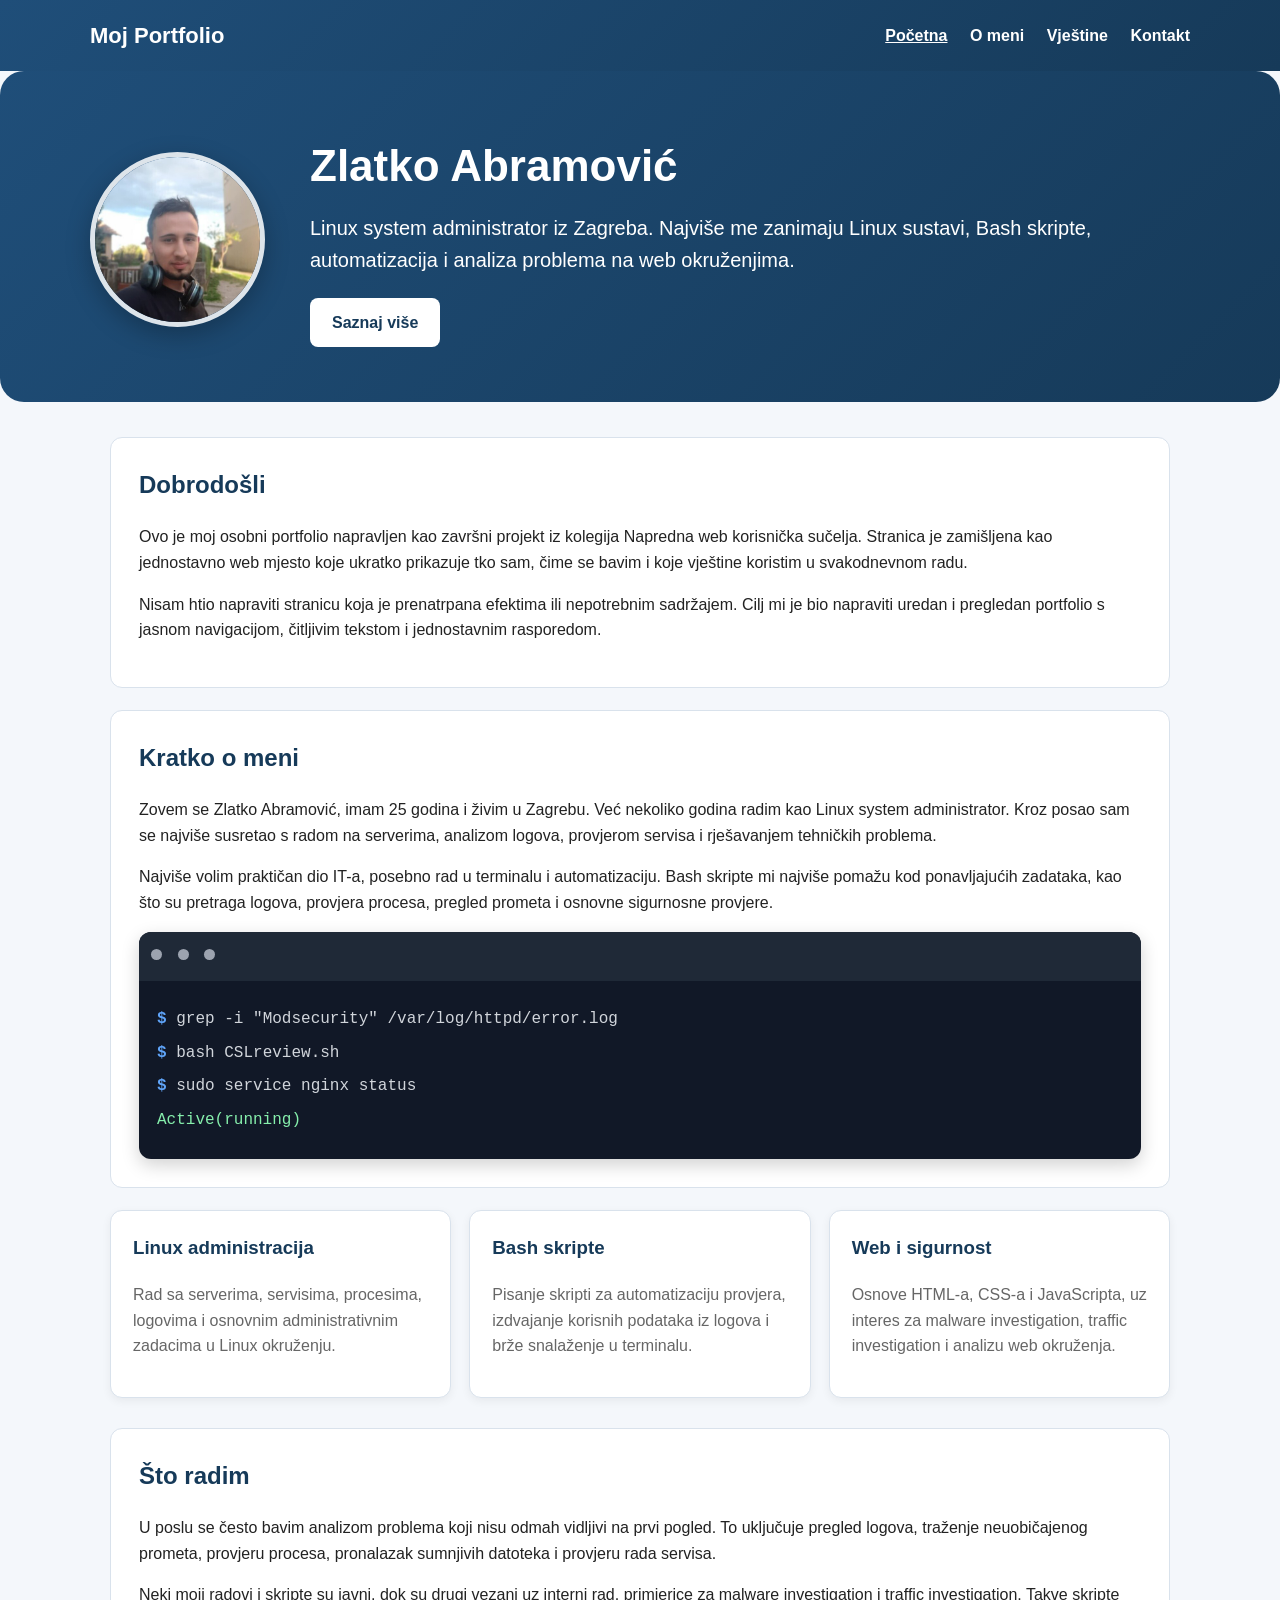
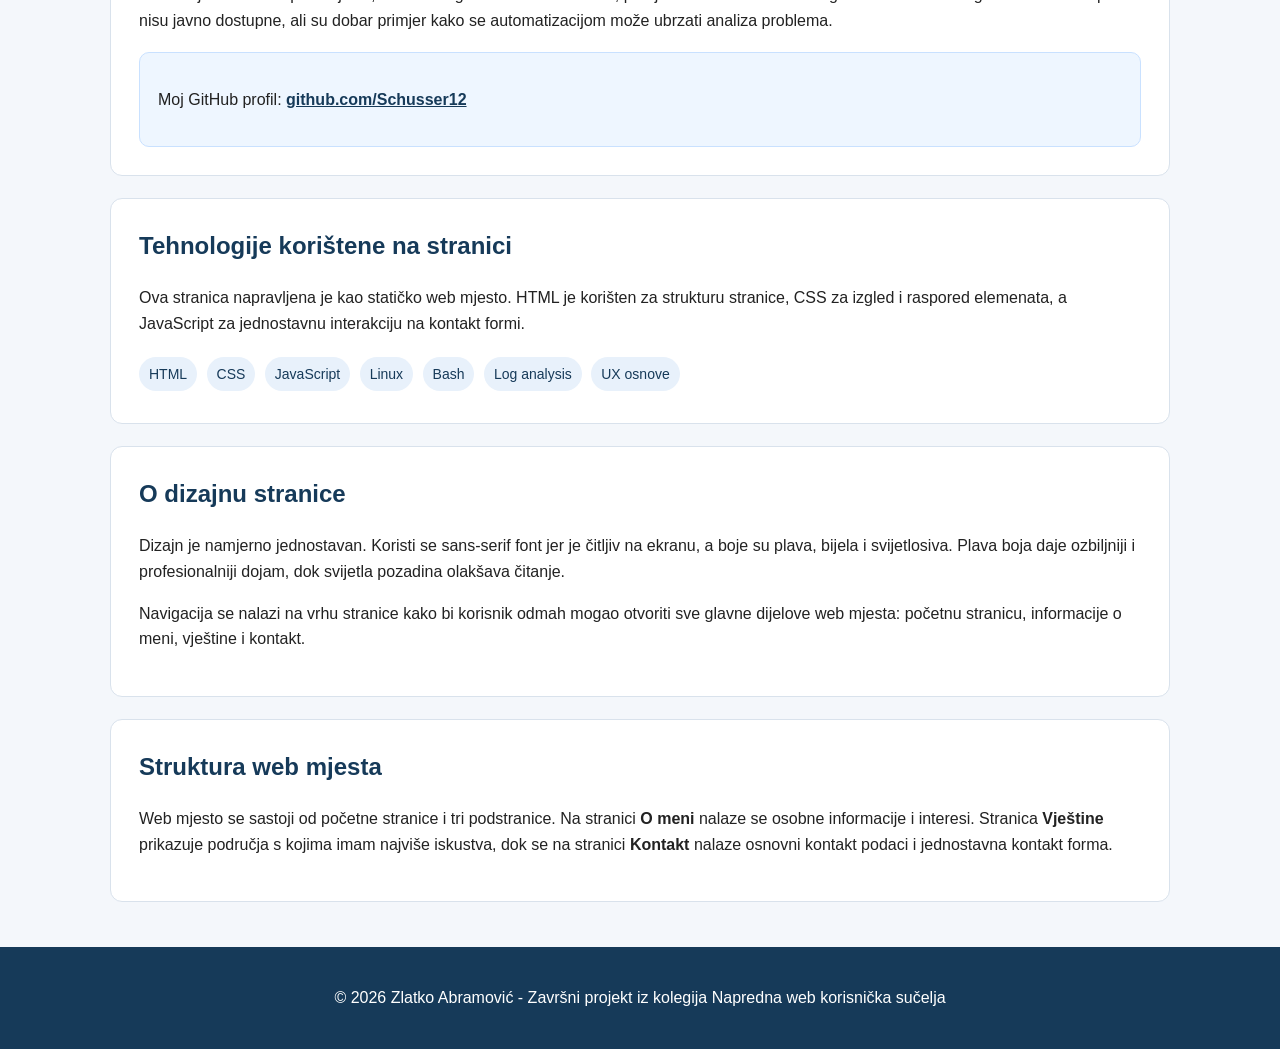
<file: index.html>
<!DOCTYPE html>
<html lang="hr">
<head>
  <meta charset="UTF-8">
  <meta name="description" content="Osobni portfolio izrađen kao završni projekt iz kolegija Napredna web korisnička sučelja.">
  <meta name="viewport" content="width=device-width, initial-scale=1.0">
  <title>Zlatko Abramović - Portfolio</title>
  <link rel="stylesheet" href="style.css">
</head>

<body>
<header>
  <div class="navbar">
    <div class="logo">Moj Portfolio</div>

    <nav>
      <a href="index.html" class="active">Početna</a>
      <a href="o-meni.html">O meni</a>
      <a href="vjestine.html">Vještine</a>
      <a href="kontakt.html">Kontakt</a>
    </nav>
  </div>
</header>

  <section class="hero">
    <img src="zlatko-slika.jpg" alt="Zlatko Abramović" class="profile-photo">

    <div>
      <h1>Zlatko Abramović</h1>
      <p>
        Linux system administrator iz Zagreba. Najviše me zanimaju Linux sustavi,
        Bash skripte, automatizacija i analiza problema na web okruženjima.
      </p>
      <a class="button" href="o-meni.html">Saznaj više</a>
    </div>
  </section>


<main>
  <section class="section">
    <h2>Dobrodošli</h2>

    <p>
      Ovo je moj osobni portfolio napravljen kao završni projekt iz kolegija
      Napredna web korisnička sučelja. Stranica je zamišljena kao jednostavno
      web mjesto koje ukratko prikazuje tko sam, čime se bavim i koje vještine
      koristim u svakodnevnom radu.
    </p>

    <p>
      Nisam htio napraviti stranicu koja je prenatrpana efektima ili nepotrebnim
      sadržajem. Cilj mi je bio napraviti uredan i pregledan portfolio s jasnom
      navigacijom, čitljivim tekstom i jednostavnim rasporedom.
    </p>
  </section>

  <section class="section">
    <h2>Kratko o meni</h2>

    <p>
      Zovem se Zlatko Abramović, imam 25 godina i živim u Zagrebu. Već nekoliko
      godina radim kao Linux system administrator. Kroz posao sam se najviše
      susretao s radom na serverima, analizom logova, provjerom servisa i
      rješavanjem tehničkih problema.
    </p>

    <p>
      Najviše volim praktičan dio IT-a, posebno rad u terminalu i automatizaciju.
      Bash skripte mi najviše pomažu kod ponavljajućih zadataka, kao što su pretraga logova,
      provjera procesa, pregled prometa i osnovne sigurnosne provjere.
    </p>
	
	<div class="terminal-card">
     <div class="terminal-top">
      <span></span>
      <span></span>
      <span></span>
     </div>

     <div class="terminal-body">
      <p><span>$</span> grep -i "Modsecurity" /var/log/httpd/error.log</p>
      <p><span>$</span> bash CSLreview.sh</p>
      <p><span>$</span> sudo service nginx status</p>
      <p class="terminal-ok">Active(running)</p>
    </div>
  </div>

  </section>

  <section class="cards">
    <article class="card">
      <h3>Linux administracija</h3>
      <p>
        Rad sa serverima, servisima, procesima, logovima i osnovnim
        administrativnim zadacima u Linux okruženju.
      </p>
    </article>

    <article class="card">
      <h3>Bash skripte</h3>
      <p>
        Pisanje skripti za automatizaciju provjera, izdvajanje korisnih podataka
        iz logova i brže snalaženje u terminalu.
      </p>
    </article>

    <article class="card">
      <h3>Web i sigurnost</h3>
      <p>
        Osnove HTML-a, CSS-a i JavaScripta, uz interes za malware investigation,
        traffic investigation i analizu web okruženja.
      </p>
    </article>
  </section>

  <section class="section">
    <h2>Što radim</h2>

    <p>
      U poslu se često bavim analizom problema koji nisu odmah vidljivi na prvi
      pogled. To uključuje pregled logova, traženje neuobičajenog prometa,
      provjeru procesa, pronalazak sumnjivih datoteka i provjeru rada servisa.
    </p>

    <p>
      Neki moji radovi i skripte su javni, dok su drugi vezani uz interni rad,
      primjerice za malware investigation i traffic investigation. Takve skripte
      nisu javno dostupne, ali su dobar primjer kako se automatizacijom može
      ubrzati analiza problema.
    </p>

    <div class="github-box">
      <p>
        Moj GitHub profil:
        <a href="https://github.com/Schusser12" target="_blank">github.com/Schusser12</a>
      </p>
    </div>
  </section>

  <section class="section">
    <h2>Tehnologije korištene na stranici</h2>

    <p>
      Ova stranica napravljena je kao statičko web mjesto. HTML je korišten za
      strukturu stranice, CSS za izgled i raspored elemenata, a JavaScript za
      jednostavnu interakciju na kontakt formi.
    </p>

    <span class="badge">HTML</span>
    <span class="badge">CSS</span>
    <span class="badge">JavaScript</span>
    <span class="badge">Linux</span>
    <span class="badge">Bash</span>
    <span class="badge">Log analysis</span>
    <span class="badge">UX osnove</span>
  </section>

  <section class="section">
    <h2>O dizajnu stranice</h2>

    <p>
      Dizajn je namjerno jednostavan. Koristi se sans-serif font jer je čitljiv
      na ekranu, a boje su plava, bijela i svijetlosiva. Plava boja daje
      ozbiljniji i profesionalniji dojam, dok svijetla pozadina olakšava čitanje.
    </p>

    <p>
      Navigacija se nalazi na vrhu stranice kako bi korisnik odmah mogao otvoriti
      sve glavne dijelove web mjesta: početnu stranicu, informacije o meni,
      vještine i kontakt.
    </p>
  </section>

  <section class="section">
    <h2>Struktura web mjesta</h2>

    <p>
      Web mjesto se sastoji od početne stranice i tri podstranice. Na stranici
      <strong>O meni</strong> nalaze se osobne informacije i interesi. Stranica
      <strong>Vještine</strong> prikazuje područja s kojima imam najviše iskustva,
      dok se na stranici <strong>Kontakt</strong> nalaze osnovni kontakt podaci i
      jednostavna kontakt forma.
    </p>
  </section>
</main>

<footer>
  <p>© 2026 Zlatko Abramović - Završni projekt iz kolegija Napredna web korisnička sučelja</p>
</footer>

</body>
</html>
</file>
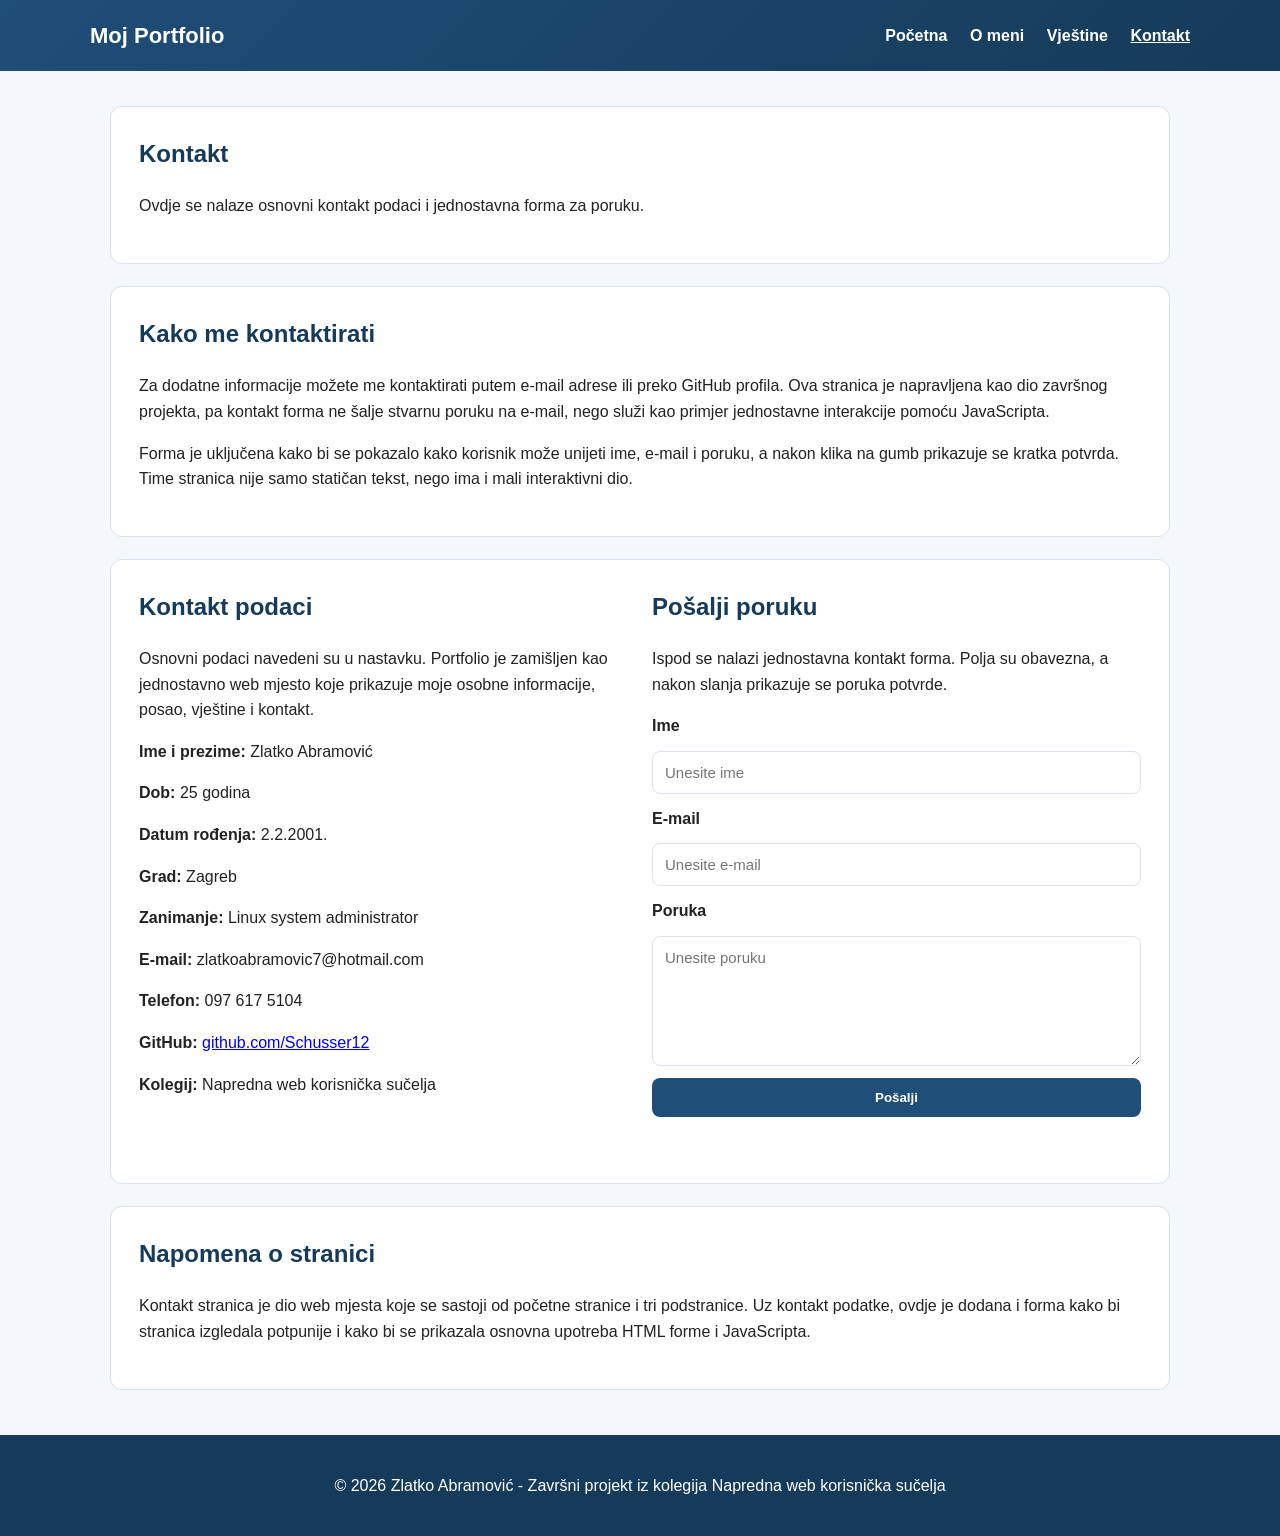
<file: kontakt.html>
<!DOCTYPE html>
<html lang="hr">
<head>
  <meta charset="UTF-8">
  <meta name="description" content="Kontakt stranica osobnog portfolija.">
  <meta name="viewport" content="width=device-width, initial-scale=1.0">
  <title>Kontakt - Zlatko Abramović</title>
  <link rel="stylesheet" href="style.css">
</head>

<body>
<header>
  <div class="navbar">
    <div class="logo">Moj Portfolio</div>

    <nav>
      <a href="index.html">Početna</a>
      <a href="o-meni.html">O meni</a>
      <a href="vjestine.html">Vještine</a>
      <a href="kontakt.html" class="active">Kontakt</a>
    </nav>
  </div>
</header>

<main>
  <section class="page-title">
    <h1>Kontakt</h1>
    <p>
      Ovdje se nalaze osnovni kontakt podaci i jednostavna forma za poruku.
    </p>
  </section>

  <section class="section">
    <h2>Kako me kontaktirati</h2>

    <p>
      Za dodatne informacije možete me kontaktirati putem e-mail adrese ili preko GitHub profila.
      Ova stranica je napravljena kao dio završnog projekta, pa kontakt forma ne šalje stvarnu
      poruku na e-mail, nego služi kao primjer jednostavne interakcije pomoću JavaScripta.
    </p>

    <p>
      Forma je uključena kako bi se pokazalo kako korisnik može unijeti ime, e-mail i poruku,
      a nakon klika na gumb prikazuje se kratka potvrda. Time stranica nije samo statičan tekst,
      nego ima i mali interaktivni dio.
    </p>
  </section>

  <section class="section contact-box">
    <div>
      <h2>Kontakt podaci</h2>

      <p>
        Osnovni podaci navedeni su u nastavku. Portfolio je zamišljen kao jednostavno web mjesto
        koje prikazuje moje osobne informacije, posao, vještine i kontakt.
      </p>

      <p><strong>Ime i prezime:</strong> Zlatko Abramović</p>
      <p><strong>Dob:</strong> 25 godina</p>
      <p><strong>Datum rođenja:</strong> 2.2.2001.</p>
      <p><strong>Grad:</strong> Zagreb</p>
      <p><strong>Zanimanje:</strong> Linux system administrator</p>
      <p><strong>E-mail:</strong> zlatkoabramovic7@hotmail.com</p>
	  <p><strong>Telefon:</strong> 097 617 5104</p>
      <p><strong>GitHub:</strong> <a href="https://github.com/Schusser12" target="_blank">github.com/Schusser12</a></p>
      <p><strong>Kolegij:</strong> Napredna web korisnička sučelja</p>
    </div>

    <div>
      <h2>Pošalji poruku</h2>

      <p>
        Ispod se nalazi jednostavna kontakt forma. Polja su obavezna, a nakon slanja prikazuje se
        poruka potvrde.
      </p>

      <form id="contactForm">
        <label for="name">Ime</label>
        <input type="text" id="name" name="name" placeholder="Unesite ime" required>

        <label for="email">E-mail</label>
        <input type="email" id="email" name="email" placeholder="Unesite e-mail" required>

        <label for="message">Poruka</label>
        <textarea id="message" name="message" placeholder="Unesite poruku" required></textarea>

        <button type="submit">Pošalji</button>
        <p id="formMessage"></p>
      </form>
    </div>
  </section>

  <section class="section">
    <h2>Napomena o stranici</h2>

    <p>
      Kontakt stranica je dio web mjesta koje se sastoji od početne stranice i tri podstranice.
      Uz kontakt podatke, ovdje je dodana i forma kako bi stranica izgledala potpunije i kako bi
      se prikazala osnovna upotreba HTML forme i JavaScripta.
    </p>

  </section>
</main>

<footer>
  <p>© 2026 Zlatko Abramović - Završni projekt iz kolegija Napredna web korisnička sučelja</p>
</footer>

<script src="script.js"></script>
</body>
</html>
</file>
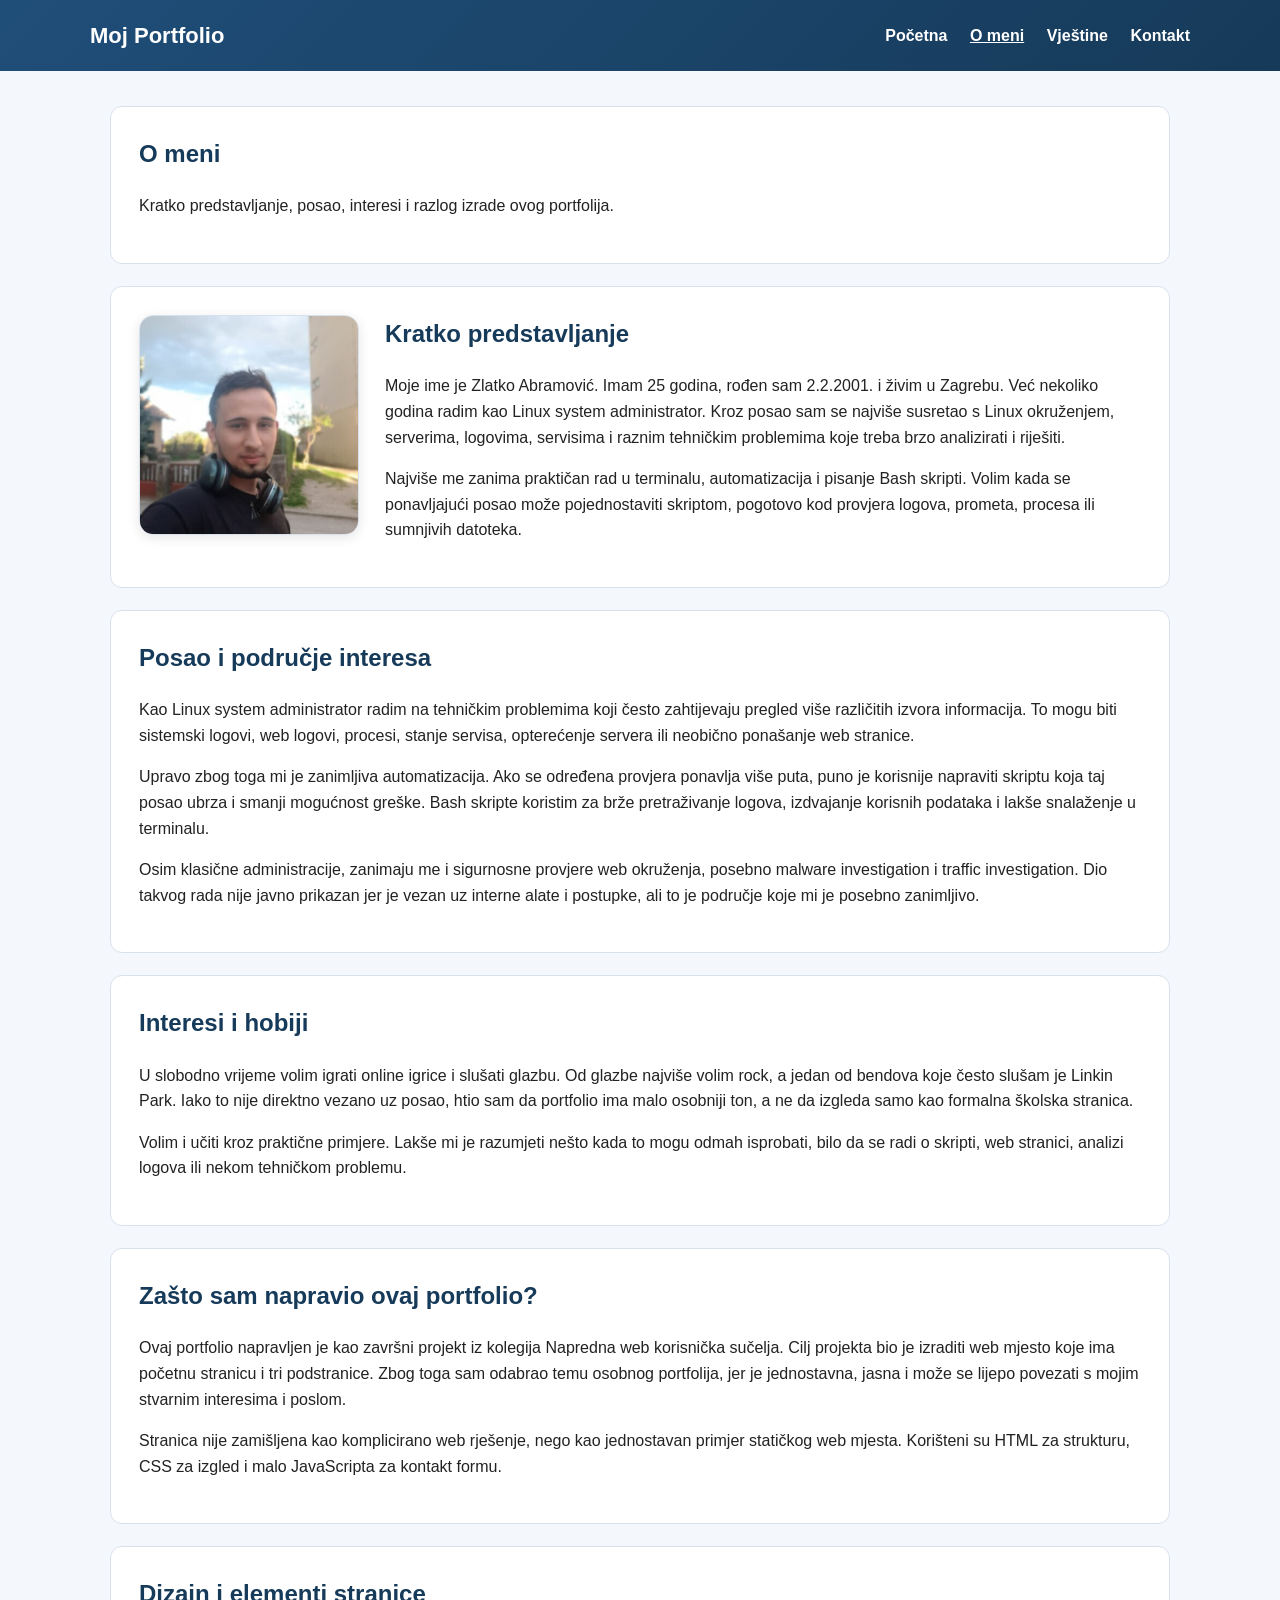
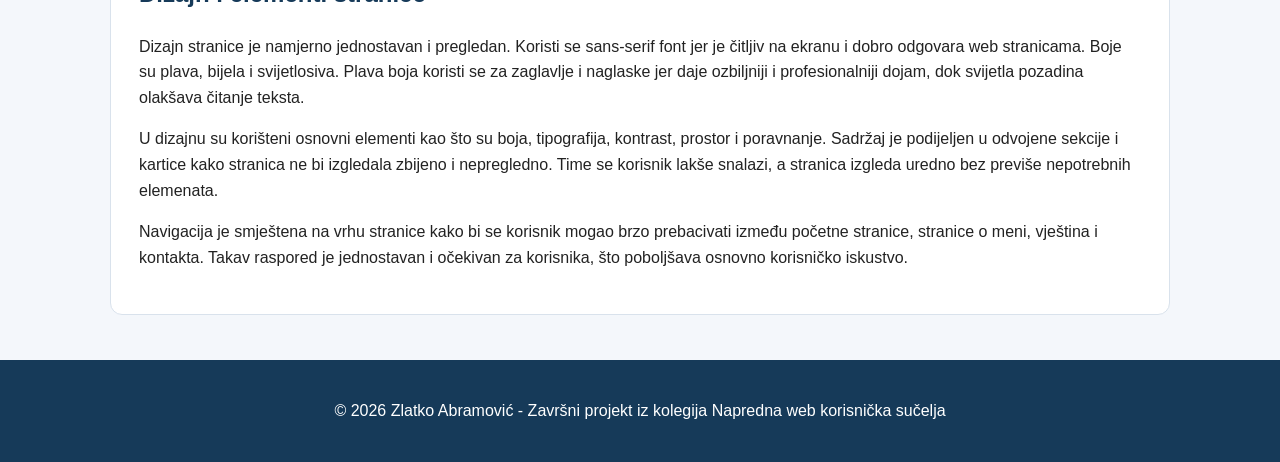
<file: o-meni.html>
<!DOCTYPE html>
<html lang="hr">
<head>
  <meta charset="UTF-8">
  <meta name="description" content="Podstranica O meni osobnog portfolija.">
  <meta name="viewport" content="width=device-width, initial-scale=1.0">
  <title>O meni - Zlatko Abramović</title>
  <link rel="stylesheet" href="style.css">
</head>

<body>
<header>
  <div class="navbar">
    <div class="logo">Moj Portfolio</div>

    <nav>
      <a href="index.html">Početna</a>
      <a href="o-meni.html" class="active">O meni</a>
      <a href="vjestine.html">Vještine</a>
      <a href="kontakt.html">Kontakt</a>
    </nav>
  </div>
</header>

<main>
  <section class="page-title">
    <h1>O meni</h1>
    <p>
      Kratko predstavljanje, posao, interesi i razlog izrade ovog portfolija.
    </p>
  </section>

  <section class="section about-layout">
    <img src="zlatko-slika.jpg" alt="Zlatko Abramović" class="about-photo">

    <div>
      <h2>Kratko predstavljanje</h2>

      <p>
        Moje ime je Zlatko Abramović. Imam 25 godina, rođen sam 2.2.2001. i živim u Zagrebu.
        Već nekoliko godina radim kao Linux system administrator. Kroz posao sam se najviše
        susretao s Linux okruženjem, serverima, logovima, servisima i raznim tehničkim problemima
        koje treba brzo analizirati i riješiti.
      </p>

      <p>
        Najviše me zanima praktičan rad u terminalu, automatizacija i pisanje Bash skripti.
        Volim kada se ponavljajući posao može pojednostaviti skriptom, pogotovo kod provjera
        logova, prometa, procesa ili sumnjivih datoteka.
      </p>
    </div>
  </section>

  <section class="section">
    <h2>Posao i područje interesa</h2>

    <p>
      Kao Linux system administrator radim na tehničkim problemima koji često zahtijevaju
      pregled više različitih izvora informacija. To mogu biti sistemski logovi, web logovi,
      procesi, stanje servisa, opterećenje servera ili neobično ponašanje web stranice.
    </p>

    <p>
      Upravo zbog toga mi je zanimljiva automatizacija. Ako se određena provjera ponavlja više
      puta, puno je korisnije napraviti skriptu koja taj posao ubrza i smanji mogućnost greške.
      Bash skripte koristim za brže pretraživanje logova, izdvajanje korisnih podataka i lakše
      snalaženje u terminalu.
    </p>

    <p>
      Osim klasične administracije, zanimaju me i sigurnosne provjere web okruženja, posebno
      malware investigation i traffic investigation. Dio takvog rada nije javno prikazan jer je
      vezan uz interne alate i postupke, ali to je područje koje mi je posebno zanimljivo.
    </p>
  </section>

  <section class="section">
    <h2>Interesi i hobiji</h2>

    <p>
      U slobodno vrijeme volim igrati online igrice i slušati glazbu. Od glazbe najviše volim rock,
      a jedan od bendova koje često slušam je Linkin Park. Iako to nije direktno vezano uz posao,
      htio sam da portfolio ima malo osobniji ton, a ne da izgleda samo kao formalna školska stranica.
    </p>

    <p>
      Volim i učiti kroz praktične primjere. Lakše mi je razumjeti nešto kada to mogu odmah isprobati,
      bilo da se radi o skripti, web stranici, analizi logova ili nekom tehničkom problemu.
    </p>
  </section>

  <section class="section">
    <h2>Zašto sam napravio ovaj portfolio?</h2>

    <p>
      Ovaj portfolio napravljen je kao završni projekt iz kolegija Napredna web korisnička sučelja.
      Cilj projekta bio je izraditi web mjesto koje ima početnu stranicu i tri podstranice. Zbog toga
      sam odabrao temu osobnog portfolija, jer je jednostavna, jasna i može se lijepo povezati s mojim
      stvarnim interesima i poslom.
    </p>

    <p>
      Stranica nije zamišljena kao komplicirano web rješenje, nego kao jednostavan primjer statičkog
      web mjesta. Korišteni su HTML za strukturu, CSS za izgled i malo JavaScripta za kontakt formu.
    </p>
  </section>

  <section class="section">
    <h2>Dizajn i elementi stranice</h2>

    <p>
     Dizajn stranice je namjerno jednostavan i pregledan. Koristi se sans-serif font
     jer je čitljiv na ekranu i dobro odgovara web stranicama. Boje su plava, bijela
     i svijetlosiva. Plava boja koristi se za zaglavlje i naglaske jer daje ozbiljniji
     i profesionalniji dojam, dok svijetla pozadina olakšava čitanje teksta.
    </p>

    <p>
     U dizajnu su korišteni osnovni elementi kao što su boja, tipografija, kontrast,
     prostor i poravnanje. Sadržaj je podijeljen u odvojene sekcije i kartice kako
     stranica ne bi izgledala zbijeno i nepregledno. Time se korisnik lakše snalazi,
     a stranica izgleda uredno bez previše nepotrebnih elemenata.
    </p>

    <p>
     Navigacija je smještena na vrhu stranice kako bi se korisnik mogao brzo prebacivati
     između početne stranice, stranice o meni, vještina i kontakta. Takav raspored je
     jednostavan i očekivan za korisnika, što poboljšava osnovno korisničko iskustvo.
    </p>
  </section>  

</main>

<footer>
  <p>© 2026 Zlatko Abramović - Završni projekt iz kolegija Napredna web korisnička sučelja</p>
</footer>

</body>
</html>
</file>
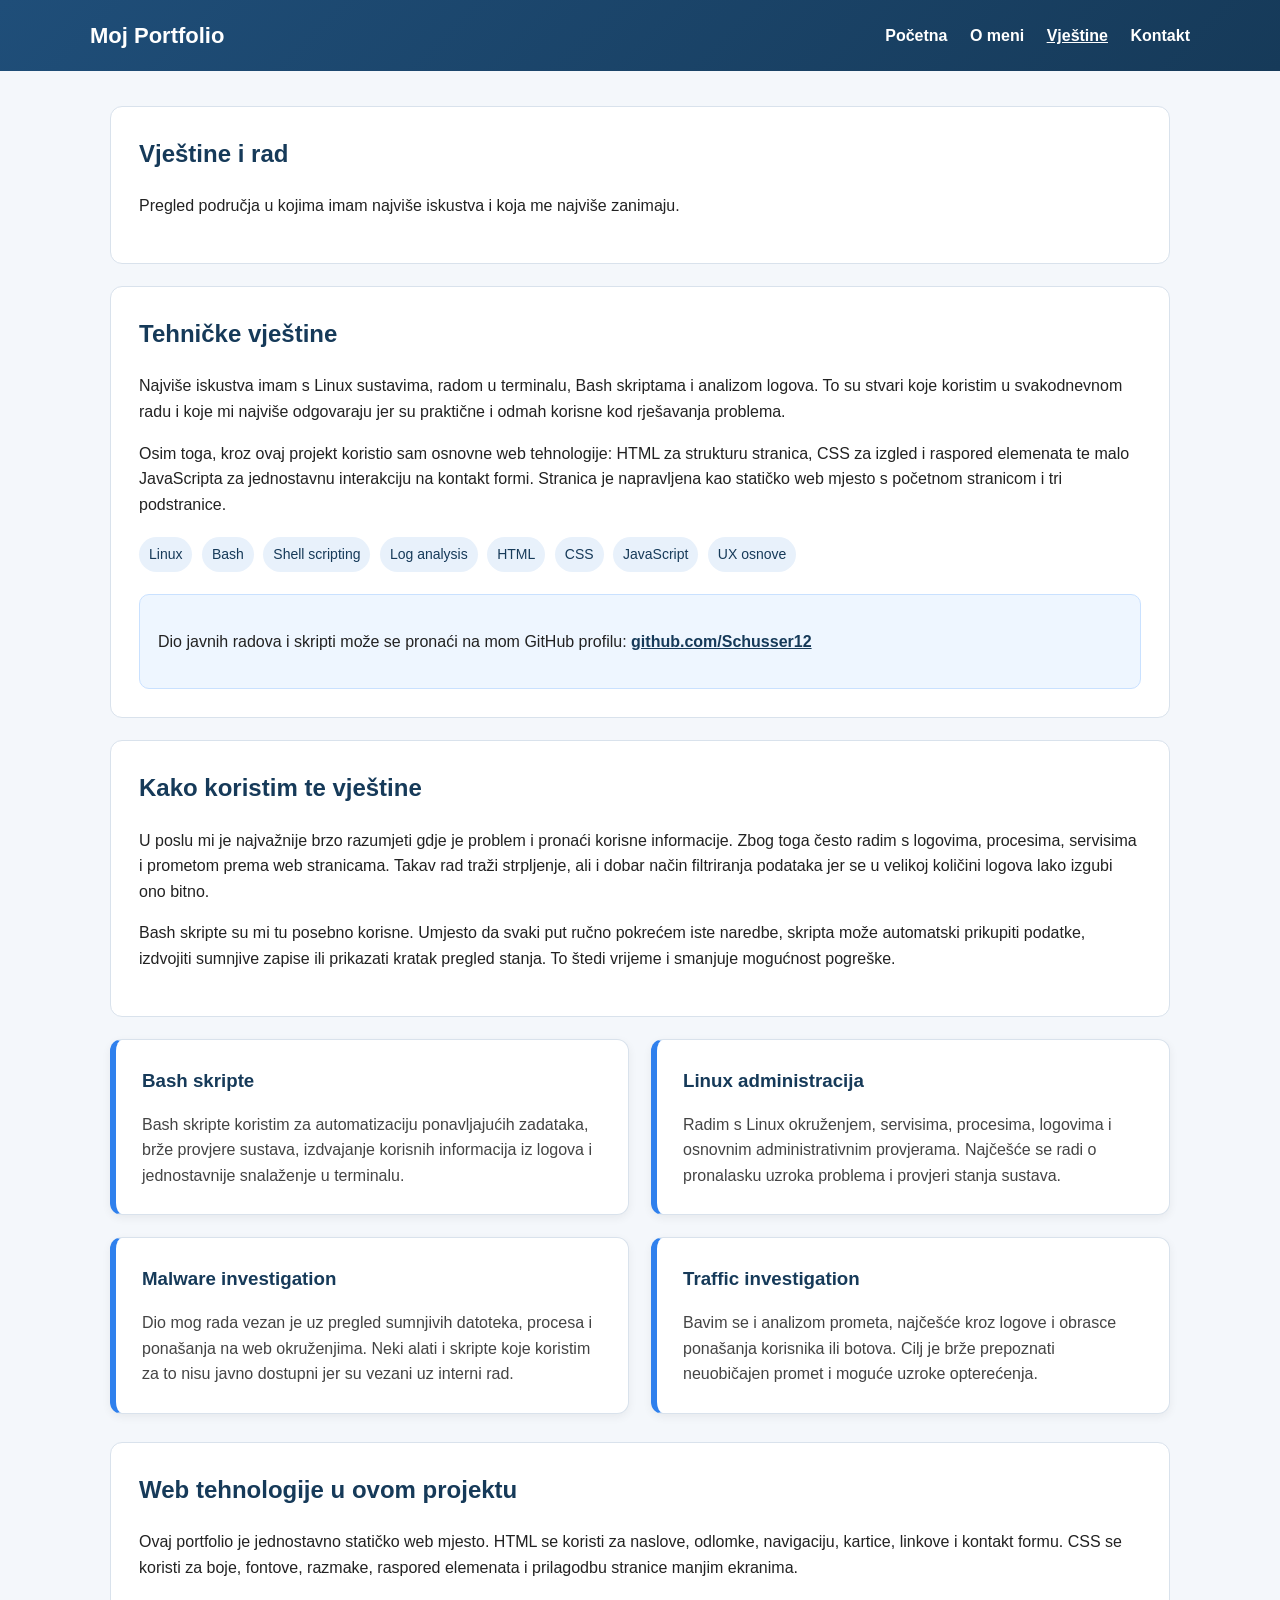
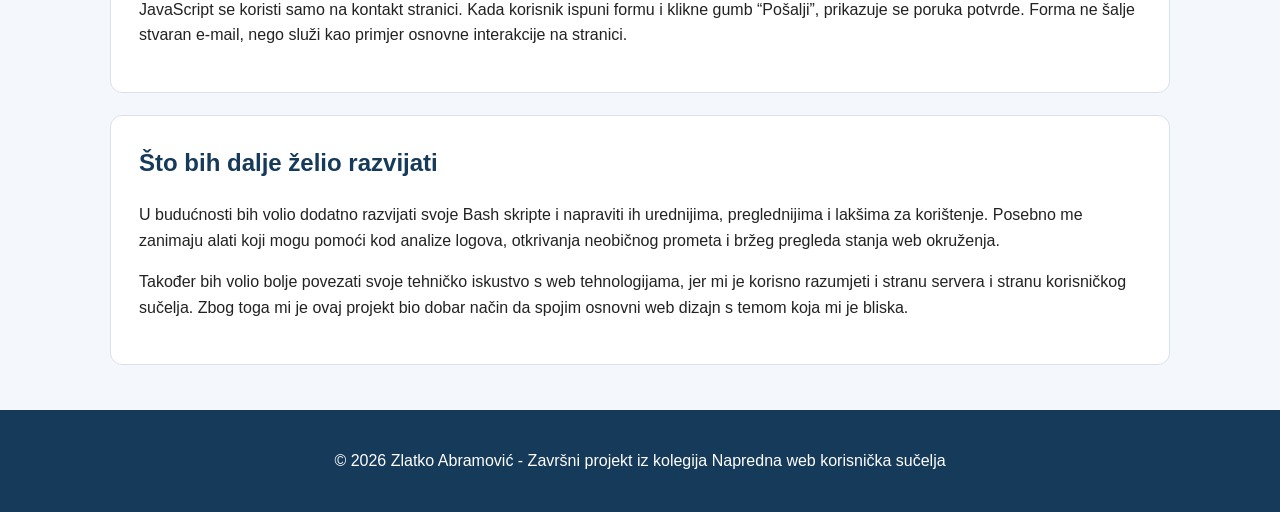
<file: vjestine.html>
<!DOCTYPE html>
<html lang="hr">
<head>
  <meta charset="UTF-8">
  <meta name="description" content="Vještine osobnog portfolija.">
  <meta name="viewport" content="width=device-width, initial-scale=1.0">
  <title>Vještine - Zlatko Abramović</title>
  <link rel="stylesheet" href="style.css">
</head>

<body>
<header>
  <div class="navbar">
    <div class="logo">Moj Portfolio</div>

    <nav>
      <a href="index.html">Početna</a>
      <a href="o-meni.html">O meni</a>
      <a href="vjestine.html" class="active">Vještine</a>
      <a href="kontakt.html">Kontakt</a>
    </nav>
  </div>
</header>

<main>
  <section class="page-title">
    <h1>Vještine i rad</h1>
    <p>
      Pregled područja u kojima imam najviše iskustva i koja me najviše zanimaju.
    </p>
  </section>

  <section class="section">
    <h2>Tehničke vještine</h2>

    <p>
      Najviše iskustva imam s Linux sustavima, radom u terminalu, Bash skriptama i analizom logova.
      To su stvari koje koristim u svakodnevnom radu i koje mi najviše odgovaraju jer su praktične
      i odmah korisne kod rješavanja problema.
    </p>

    <p>
      Osim toga, kroz ovaj projekt koristio sam osnovne web tehnologije: HTML za strukturu stranica,
      CSS za izgled i raspored elemenata te malo JavaScripta za jednostavnu interakciju na kontakt formi.
      Stranica je napravljena kao statičko web mjesto s početnom stranicom i tri podstranice.
    </p>

    <span class="badge">Linux</span>
    <span class="badge">Bash</span>
    <span class="badge">Shell scripting</span>
    <span class="badge">Log analysis</span>
    <span class="badge">HTML</span>
    <span class="badge">CSS</span>
    <span class="badge">JavaScript</span>
    <span class="badge">UX osnove</span>

    <div class="github-box">
      <p>
        Dio javnih radova i skripti može se pronaći na mom GitHub profilu:
        <a href="https://github.com/Schusser12" target="_blank">github.com/Schusser12</a>
      </p>
    </div>
  </section>

  <section class="section">
    <h2>Kako koristim te vještine</h2>

    <p>
      U poslu mi je najvažnije brzo razumjeti gdje je problem i pronaći korisne informacije.
      Zbog toga često radim s logovima, procesima, servisima i prometom prema web stranicama.
      Takav rad traži strpljenje, ali i dobar način filtriranja podataka jer se u velikoj količini
      logova lako izgubi ono bitno.
    </p>

    <p>
      Bash skripte su mi tu posebno korisne. Umjesto da svaki put ručno pokrećem iste naredbe,
      skripta može automatski prikupiti podatke, izdvojiti sumnjive zapise ili prikazati kratak
      pregled stanja. To štedi vrijeme i smanjuje mogućnost pogreške.
    </p>
  </section>

  <section class="work-list">
    <article class="work-item">
      <h3>Bash skripte</h3>
      <p>
        Bash skripte koristim za automatizaciju ponavljajućih zadataka, brže provjere sustava,
        izdvajanje korisnih informacija iz logova i jednostavnije snalaženje u terminalu.
      </p>
    </article>

    <article class="work-item">
      <h3>Linux administracija</h3>
      <p>
        Radim s Linux okruženjem, servisima, procesima, logovima i osnovnim administrativnim
        provjerama. Najčešće se radi o pronalasku uzroka problema i provjeri stanja sustava.
      </p>
    </article>

    <article class="work-item">
      <h3>Malware investigation</h3>
      <p>
        Dio mog rada vezan je uz pregled sumnjivih datoteka, procesa i ponašanja na web okruženjima.
        Neki alati i skripte koje koristim za to nisu javno dostupni jer su vezani uz interni rad.
      </p>
    </article>

    <article class="work-item">
      <h3>Traffic investigation</h3>
      <p>
        Bavim se i analizom prometa, najčešće kroz logove i obrasce ponašanja korisnika ili botova.
        Cilj je brže prepoznati neuobičajen promet i moguće uzroke opterećenja.
      </p>
    </article>
  </section>

  <section class="section">
    <h2>Web tehnologije u ovom projektu</h2>

    <p>
      Ovaj portfolio je jednostavno statičko web mjesto. HTML se koristi za naslove, odlomke,
      navigaciju, kartice, linkove i kontakt formu. CSS se koristi za boje, fontove, razmake,
      raspored elemenata i prilagodbu stranice manjim ekranima.
    </p>

    <p>
      JavaScript se koristi samo na kontakt stranici. Kada korisnik ispuni formu i klikne gumb
      “Pošalji”, prikazuje se poruka potvrde. Forma ne šalje stvaran e-mail, nego služi kao primjer
      osnovne interakcije na stranici.
    </p>
  </section>

  <section class="section">
    <h2>Što bih dalje želio razvijati</h2>

    <p>
      U budućnosti bih volio dodatno razvijati svoje Bash skripte i napraviti ih urednijima,
      preglednijima i lakšima za korištenje. Posebno me zanimaju alati koji mogu pomoći kod
      analize logova, otkrivanja neobičnog prometa i bržeg pregleda stanja web okruženja.
    </p>

    <p>
      Također bih volio bolje povezati svoje tehničko iskustvo s web tehnologijama, jer mi je korisno
      razumjeti i stranu servera i stranu korisničkog sučelja. Zbog toga mi je ovaj projekt bio dobar
      način da spojim osnovni web dizajn s temom koja mi je bliska.
    </p>
  </section>
</main>

<footer>
  <p>© 2026 Zlatko Abramović - Završni projekt iz kolegija Napredna web korisnička sučelja</p>
</footer>

</body>
</html>
</file>
<file: style.css>
:root {
  --primary: #1f4e79;
  --primary-dark: #163a59;
  --accent: #2f80ed;
  --background: #f4f7fb;
  --text: #222;
  --muted: #666;
  --white: #fff;
  --border: #d9e2ec;
}

* { box-sizing: border-box; }

body {
  margin: 0;
  font-family: Arial, Helvetica, sans-serif;
  background-color: var(--background);
  color: var(--text);
  line-height: 1.6;
}

header {
  position: sticky;
  top: 0;
  z-index: 1000;
  background: linear-gradient(135deg, var(--primary), var(--primary-dark));
  color: var(--white);
  padding: 18px 20px;
}

.navbar {
  max-width: 1100px;
  margin: 0 auto;
  display: flex;
  justify-content: space-between;
  align-items: center;
  gap: 20px;
}

.hero {
  background: linear-gradient(135deg, var(--primary), var(--primary-dark));
  color: var(--white);
  max-width: none;
  margin: 0;
  padding: 60px max(20px, calc((100% - 1100px) / 2)) 55px;
  display: grid;
  grid-template-columns: 190px 1fr;
  gap: 30px;
  align-items: center;
  border-radius: 24px;
}

.logo {
  font-size: 22px;
  font-weight: bold;
}

nav a {
  color: var(--white);
  text-decoration: none;
  margin-left: 18px;
  font-weight: bold;
}

nav a:hover, nav a.active { text-decoration: underline; }

.profile-photo {
  width: 175px;
  height: 175px;
  object-fit: cover;
  border-radius: 50%;
  border: 5px solid rgba(255, 255, 255, 0.85);
  box-shadow: 0 8px 24px rgba(0, 0, 0, 0.25);
}

.hero h1 {
  font-size: 44px;
  margin: 0 0 10px;
}

.hero p {
  font-size: 20px;
  max-width: 800px;
  margin: 0 0 22px;
}

.button {
  display: inline-block;
  background-color: var(--white);
  color: var(--primary-dark);
  padding: 12px 22px;
  border-radius: 8px;
  text-decoration: none;
  font-weight: bold;
}

main {
  max-width: 1100px;
  margin: 35px auto;
  padding: 0 20px;
}

.page-title, .section {
  background-color: var(--white);
  padding: 28px;
  border-radius: 12px;
  border: 1px solid var(--border);
  margin-bottom: 22px;
}

.page-title h1, .section h2, .card h3, .work-item h3 {
  margin-top: 0;
  color: var(--primary-dark);
}

.about-layout {
  display: grid;
  grid-template-columns: 220px 1fr;
  gap: 26px;
  align-items: start;
}

.about-photo {
  width: 220px;
  max-width: 100%;
  border-radius: 14px;
  border: 1px solid var(--border);
  box-shadow: 0 3px 12px rgba(0, 0, 0, 0.10);
}

.cards {
  display: grid;
  grid-template-columns: repeat(3, 1fr);
  gap: 18px;
  margin-top: 20px;
  margin-bottom: 30px;
}

.card {
  background-color: var(--white);
  border: 1px solid var(--border);
  border-radius: 12px;
  padding: 22px;
  box-shadow: 0 3px 10px rgba(0, 0, 0, 0.06);
}

.card p { color: var(--muted); }

.badge {
  display: inline-block;
  background-color: #e8f1fb;
  color: var(--primary-dark);
  padding: 6px 10px;
  border-radius: 20px;
  font-size: 14px;
  margin: 4px 5px 4px 0;
}

.work-list {
  display: grid;
  grid-template-columns: 1fr 1fr;
  gap: 22px;
  margin-bottom: 28px;
}

.work-item {
  background-color: #ffffff;
  border: 1px solid var(--border);
  border-left: 6px solid var(--accent);
  padding: 26px;
  border-radius: 12px;
  box-shadow: 0 3px 10px rgba(0, 0, 0, 0.06);
}

.work-item h3 {
  margin-top: 0;
  margin-bottom: 10px;
  color: var(--primary-dark);
}

.work-item p {
  margin-bottom: 0;
  color: #444;
}

.github-box {
  background-color: #eef6ff;
  border: 1px solid #c9e1ff;
  border-radius: 10px;
  padding: 18px;
  margin-top: 18px;
}

.github-box a {
  color: var(--primary-dark);
  font-weight: bold;
}

.contact-box {
  display: grid;
  grid-template-columns: 1fr 1fr;
  gap: 24px;
}

form {
  display: flex;
  flex-direction: column;
  gap: 12px;
}

label { font-weight: bold; }

input, textarea {
  width: 100%;
  padding: 12px;
  border: 1px solid var(--border);
  border-radius: 8px;
  font-family: inherit;
  font-size: 15px;
}

textarea {
  min-height: 130px;
  resize: vertical;
}

button {
  background-color: var(--primary);
  color: var(--white);
  border: none;
  border-radius: 8px;
  padding: 12px 18px;
  font-weight: bold;
  cursor: pointer;
}

button:hover { background-color: var(--primary-dark); }

#formMessage {
  margin-top: 10px;
  font-weight: bold;
  color: var(--primary-dark);
}

footer {
  background-color: var(--primary-dark);
  color: var(--white);
  text-align: center;
  padding: 22px;
  margin-top: 45px;
}

.terminal-card {
  background-color: #111827;
  color: #d1d5db;
  border-radius: 12px;
  overflow: hidden;
  box-shadow: 0 6px 18px rgba(0, 0, 0, 0.18);
  font-family: Consolas, "Courier New", monospace;
}

.terminal-top {
  background-color: #1f2937;
  padding: 12px;
}

.terminal-top span {
  display: inline-block;
  width: 11px;
  height: 11px;
  background-color: #9ca3af;
  border-radius: 50%;
  margin-right: 6px;
}

.terminal-body {
  padding: 18px;
}

.terminal-body p {
  margin: 8px 0;
}

.terminal-body span {
  color: #60a5fa;
  font-weight: bold;
}

.terminal-ok {
  color: #86efac;
}


@media (max-width: 800px) {
  .navbar {
    flex-direction: column;
    align-items: flex-start;
  }

  nav a {
    display: inline-block;
    margin: 6px 12px 0 0;
  }

  .hero {
    padding: 45px 20px;
    grid-template-columns: 1fr;
    text-align: center;
  }

  .profile-photo {
    margin: 0 auto;
  }

  .hero h1 {
    font-size: 34px;
  }

  .cards,
  .work-list,
  .contact-box,
  .about-layout {
    grid-template-columns: 1fr;
  }
}
</file>
